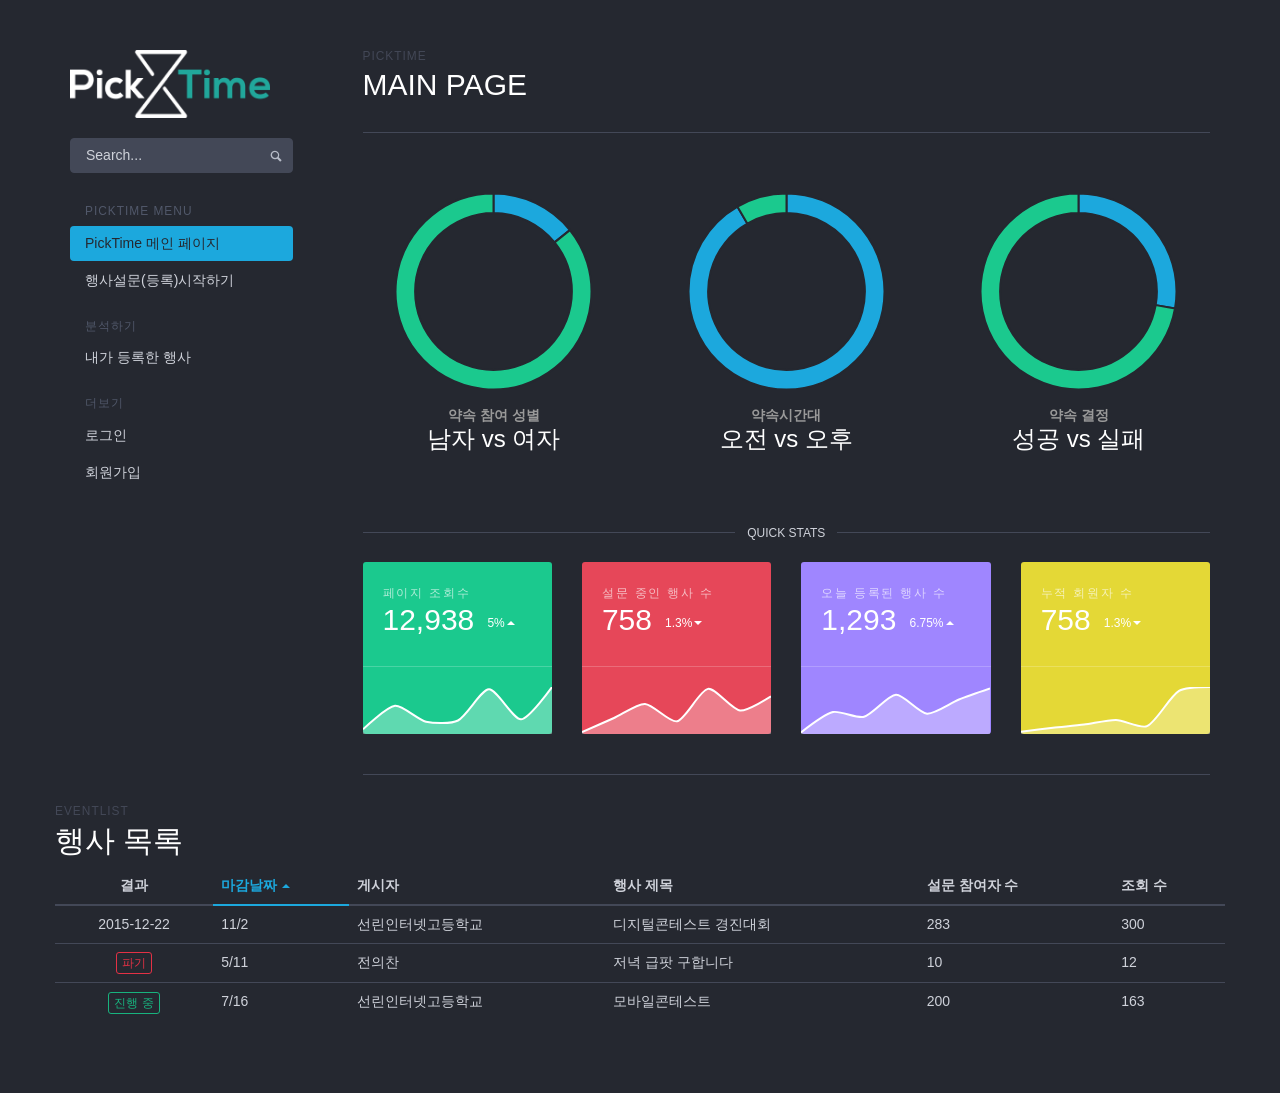
<file: html/index.html>
<!DOCTYPE html>
<html lang="ko">

<head>
    <meta http-equiv="Content-Type" content="text/html; charset=UTF-8">
    <meta charset="utf-8">
    <meta http-equiv="X-UA-Compatible" content="IE=edge">
    <meta name="viewport" content="width=device-width, initial-scale=1">
    <meta name="description" content="">
    <meta name="keywords" content="">
    <meta name="author" content="">

    <title>
        Pick Time
    </title>

    <link href="../static/css/toolkit-inverse.css" rel="stylesheet">
    <link href="../static/css/application.css" rel="stylesheet">

    <!--으차니 css -->
    <link rel="stylesheet" href="../static/css/main.css">

    <style>
        body {
            width: 1px;
            min-width: 100%;
            *width: 100%;
        }
    </style>
</head>


<body>
    <div class="bw">
        <div class="fu">
            <div class="ge aom">
                <nav class="aot">
                    <div class="aon">
                        <button class="amy amz aoo" type="button" data-toggle="collapse" data-target="#nav-toggleable-sm">
                            <span class="ct">Toggle nav</span>
                        </button>

                        <!-- 이미지 로고 태그 -->
                        <a href="../html/index.html">
                            <img src="../static/images/logo.png" class="logo_euichan">
                        </a>


                    </div>

                    <div class="collapse and" id="nav-toggleable-sm">
                        <form class="aor">
                            <input class="form-control" type="text" placeholder="Search...">
                            <button type="submit" class="fm">
                                <span class="bv adn"></span>
                            </button>
                        </form>
                        <ul class="nav of nav-stacked">
                            <li class="tq">PickTime Menu</li>
                            <li class="active">
                                <a href="../html/index.html">PickTime 메인 페이지</a>
                            </li>
                            <li>
                                <a href="../html/post_select.html">행사설문(등록)시작하기</a>
                            </li>

                            <li class="tq">분석하기</li>
                            <li>
                                <a href="../html/my_post.html">
                                      내가 등록한 행사
                                </a>
                            </li>

                            <li class="tq">더보기</li>
                            <li>
                                <a href="../html/signin.html">
                                  로그인
                                </a>
                            </li>
                            <li>
                                <a href="../html/signup.html">
                                      회원가입
                                </a>
                            </li>
                        </ul>
                        <hr class="rw aky">
                    </div>
                </nav>
            </div>
            <div class="hc aps">
                <div class="apa">
                    <div class="apb">
                        <h6 class="apd">Picktime</h6>
                        <h2 class="apc">MAIN PAGE</h2>
                    </div>
                </div>

                <hr class="aky">

                <div class="fu db aln">
                    <div class="gi ali">
                        <div class="ako ale">
                            <canvas class="ant" width="197" height="197" data-chart="doughnut" data-value="[{ value: 330, color: &#39;#1ca8dd&#39;, label: &#39;Returning&#39; }, { value: 1990, color: &#39;#1bc98e&#39;, label: &#39;New&#39; }]" data-segment-stroke-color="#252830" style="width: 197px; height: 197px;">
                            </canvas>
                        </div>
                        <strong class="dh">약속 참여 성별</strong>
                        <h3>남자 vs 여자</h3>
                    </div>
                    <div class="gi ali">
                        <div class="ako ale">
                            <canvas class="ant" width="197" height="197" data-chart="doughnut" data-value="[{ value: 330, color: &#39;#1ca8dd&#39;, label: &#39;Recurring&#39; }, { value: 30, color: &#39;#1bc98e&#39;, label: &#39;New&#39; }]" data-segment-stroke-color="#252830" style="width: 197px; height: 197px;">
                            </canvas>
                        </div>
                        <strong class="dh">약속시간대</strong>
                        <h3>오전 vs 오후</h3>
                    </div>
                    <div class="gi ali">
                        <div class="ako ale">
                            <canvas class="ant" width="197" height="197" data-chart="doughnut" data-value="[{ value: 100, color: &#39;#1ca8dd&#39;, label: &#39;Referrals&#39; }, { value: 260, color: &#39;#1bc98e&#39;, label: &#39;Direct&#39; }]" data-segment-stroke-color="#252830" style="width: 197px; height: 197px;">
                            </canvas>
                        </div>
                        <strong class="dh">약속 결정</strong>
                        <h3>성공 vs 실패</h3>
                    </div>
                </div>

                <div class="anv alg ala">
                    <h3 class="anw anx">Quick stats</h3>
                </div>

                <div class="fu apt">
                    <div class="gq gg ala">
                        <div class="apu ano">
                            <div class="alz">
                                <span class="anj">페이지 조회수</span>
                                <h2 class="ani">
          12,938
          <small class="ank anl">5%</small>
        </h2>
                                <hr class="ans akt">
                            </div>
                            <canvas id="sparkline1" width="189" height="47" class="apv" data-chart="spark-line" data-value="[{data:[28,68,41,43,96,45,100]}]" data-labels="[&#39;a&#39;,&#39;b&#39;,&#39;c&#39;,&#39;d&#39;,&#39;e&#39;,&#39;f&#39;,&#39;g&#39;]" style="width: 189px; height: 47px;"></canvas>
                        </div>
                    </div>
                    <div class="gq gg ala">
                        <div class="apu anr">
                            <div class="alz">
                                <span class="anj">설문 중인 행사 수</span>
                                <h2 class="ani">
          758
          <small class="ank anm">1.3%</small>
        </h2>
                                <hr class="ans akt">
                            </div>
                            <canvas id="sparkline1" width="189" height="47" class="apv" data-chart="spark-line" data-value="[{data:[4,34,64,27,96,50,80]}]" data-labels="[&#39;a&#39;, &#39;b&#39;,&#39;c&#39;,&#39;d&#39;,&#39;e&#39;,&#39;f&#39;,&#39;g&#39;]" style="width: 189px; height: 47px;"></canvas>
                        </div>
                    </div>
                    <div class="gq gg ala">
                        <div class="apu anp">
                            <div class="alz">
                                <span class="anj">오늘 등록된 행사 수</span>
                                <h2 class="ani">
          1,293
          <small class="ank anl">6.75%</small>
        </h2>
                                <hr class="ans akt">
                            </div>
                            <canvas id="sparkline1" width="189" height="47" class="apv" data-chart="spark-line" data-value="[{data:[12,38,32,60,36,54,68]}]" data-labels="[&#39;a&#39;, &#39;b&#39;,&#39;c&#39;,&#39;d&#39;,&#39;e&#39;,&#39;f&#39;,&#39;g&#39;]" style="width: 189px; height: 47px;"></canvas>
                        </div>
                    </div>
                    <div class="gq gg ala">
                        <div class="apu anq">
                            <div class="alz">
                                <span class="anj">누적 회원자 수</span>
                                <h2 class="ani">
          758
          <small class="ank anm">1.3%</small>
        </h2>
                                <hr class="ans akt">
                            </div>
                            <canvas id="sparkline1" width="189" height="47" class="apv" data-chart="spark-line" data-value="[{data:[43,48,52,58,50,95,100]}]" data-labels="[&#39;a&#39;, &#39;b&#39;,&#39;c&#39;,&#39;d&#39;,&#39;e&#39;,&#39;f&#39;,&#39;g&#39;]" style="width: 189px; height: 47px;"></canvas>
                        </div>
                    </div>
                </div>

                <hr class="aky">
            </div>

            <!--게시물 시작-->
            
            <div id="boardRighter">
                <div class="apa">
                    <div class="apb">
                        <h6 class="apd">EventList</h6>
                        <h2 class="apc">행사 목록</h2>
                    </div>
                </div>

                <div class="ud">
                    <div class="eg">
                        <table class="cl" data-sort="table">
                            <thead>
                                <tr>
                                    <th class="header" style="text-align:center">결과</th>
                                    <th class="header">마감날짜</th>
                                    <th class="header">게시자</th>
                                    <th class="header">행사 제목</th>
                                    <th class="header">설문 참여자 수</th>
                                    <th class="header">조회 수</th>
                                </tr>
                            </thead>
                            <tbody>
                                <tr>
                                    <td style="text-align:center">2015-12-22</td>
                                    <td>11/2</td>
                                    <td>선린인터넷고등학교</td>
                                    <td><a href="../html/post_detail.html" style="color:#cfd2da;">디지털콘테스트 경진대회</a></td>
                                    <td>283</td>
                                    <td>300</td>
                                </tr>
                                <tr>
                                    <td style="text-align:center">
                                        <button type="button" class="ce fr apo">진행 중</button>
                                    </td>
                                    <td><a style="color:#cfd2da;">7/16</a></td>
                                    <td>선린인터넷고등학교</td>
                                    <td><a href="" style="color:#cfd2da;">모바일콘테스트</a></td>
                                    <td>200</td>
                                    <td>163</td>
                                </tr>
                                <tr>
                                    <td style="text-align:center">
                                        <button type="button" class="ce fr apr">파기</button>
                                    </td>
                                    <td>5/11</td>
                                    <td>전의찬</td>
                                    <td><a href="" style="color:#cfd2da;">저녁 급팟 구합니다</a></td>
                                    <td>10</td>
                                    <td>12</td>
                                </tr>
                            </tbody>
                        </table>
                    </div>
                </div>
            </div>


            <!--게시물 끝-->
        </div>
    </div>

    <script src="../static/js/jquery.min.js"></script>
    <script src="../static/js/chart.js"></script>
    <script src="../static/js/tablesorter.min.js"></script>
    <script src="../static/js/toolkit.js"></script>
    <script src="../static/js/application.js"></script>
    <script>
        // execute/clear BS loaders for docs
        $(function () {
            while (window.BS && window.BS.loader && window.BS.loader.length) {
                (window.BS.loader.pop())()
            }
        })
    </script>

</body>

</html>
</file>
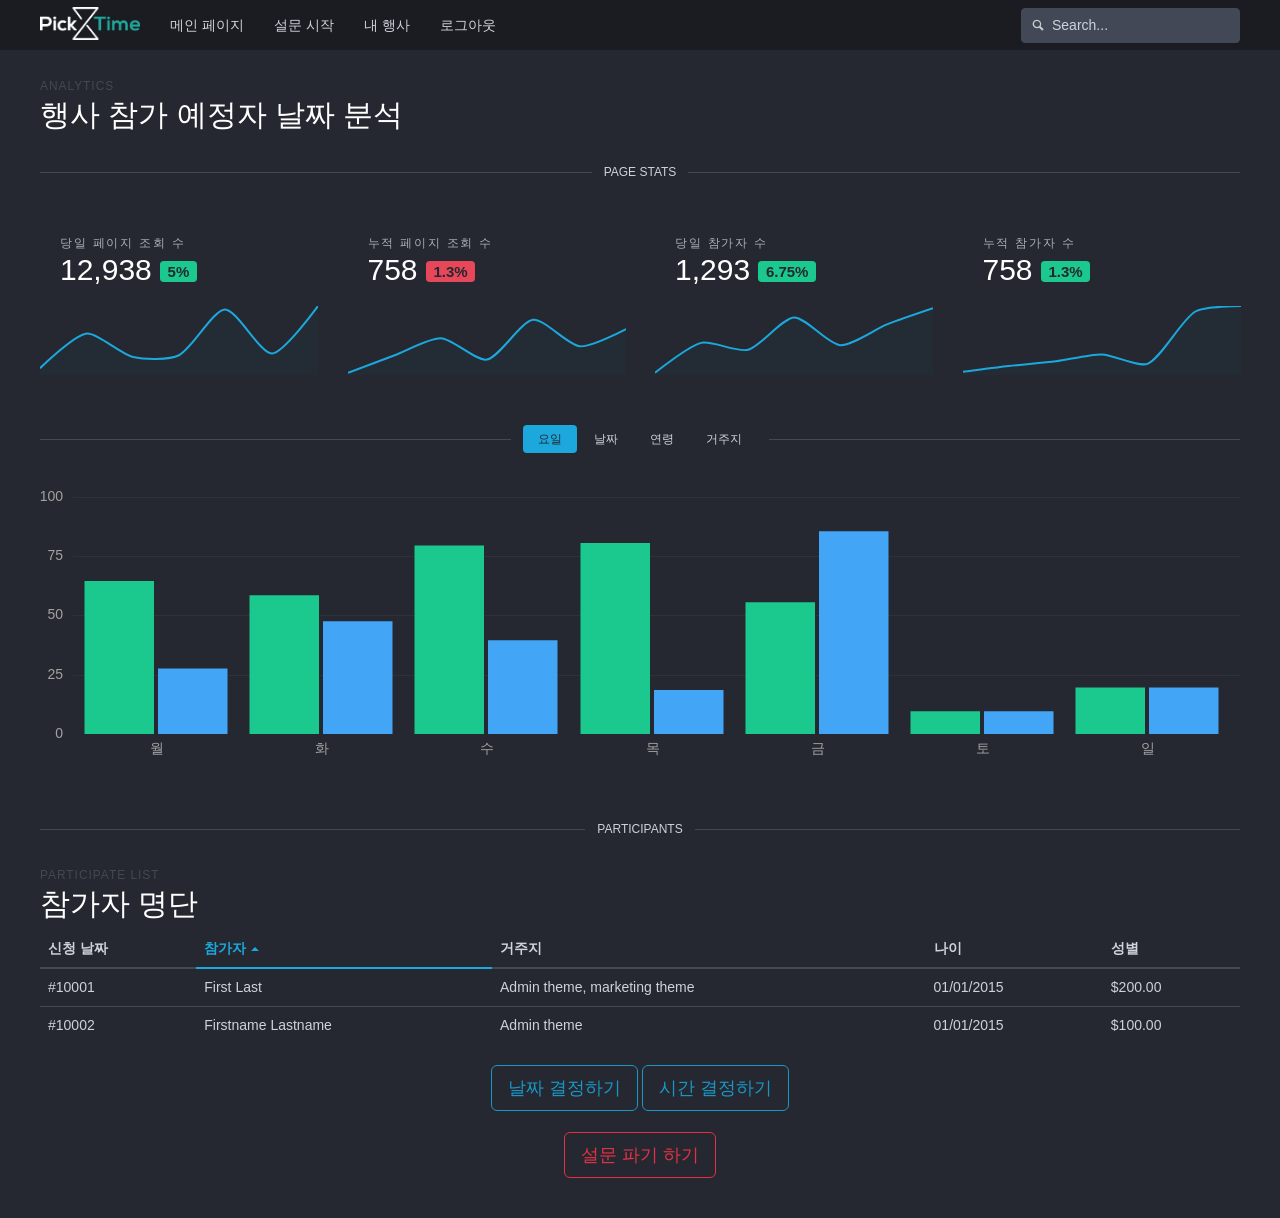
<file: html/analyze_day.html>
<!DOCTYPE html>
<html lang="ko">

<head>
    <meta http-equiv="Content-Type" content="text/html; charset=UTF-8">
    <meta charset="utf-8">
    <meta http-equiv="X-UA-Compatible" content="IE=edge">
    <meta name="viewport" content="width=device-width, initial-scale=1">
    <meta name="description" content="">
    <meta name="keywords" content="">
    <meta name="author" content="">

    <title>
        행사 참가 예정자 분석
    </title>

    <link href="../static/css/custom.css" rel="stylesheet">
    <link href="../static/css/toolkit-inverse.css" rel="stylesheet">
    <link href="../static/css/application.css" rel="stylesheet">
    <link href="../static/css/bootstrap-datetimepicker.min.css" rel="stylesheet">
    <link href="../static/css/docs.css" rel="stylesheet">
    <link href="../static/css/main.css" rel="stylesheet">

    <style>
        body {
            width: 1px;
            min-width: 100%;
            *width: 100%;
        }
    </style>

</head>

<body class="ts">
    <nav class="ci ou g">
        <div class="ft ui">
            <div class="oj">
                <button type="button" class="om collapsed" data-toggle="collapse" data-target="#navbar" aria-expanded="false" aria-controls="navbar">
                    <span class="ct">Toggle navigation</span>
                    <span class="on"></span>
                    <span class="on"></span>
                    <span class="on"></span>
                </button>
                <a class="ol tu" href="../html/index.html">
                    <img class="logo_euichan_anal" src="../static/images/logo.png">
                </a>
            </div>
            <div id="navbar" class="ok collapse">
                <ul class="nav navbar-nav">
                    <li>
                        <a href="../html/index.html">메인 페이지</a>
                    </li>
                    <li>
                        <a href="../html/post_select.html">설문 시작</a>
                    </li>
                    <li>
                        <a href="../html/my_post.html">내 행사</a>
                    </li>
                    <li>
                        <a href="../html/index.html">로그아웃</a>
                    </li>
                </ul>
                <form class="fa oo ny">
                    <div class="aol">
                        <input class="form-control" type="text" placeholder="Search...">
                        <span class="bv adn"></span>
                    </div>
                </form>
            </div>
        </div>
    </nav>

    <div class="ft ui">
        <div class="apa alg">
            <div class="apb">
                <h6 class="apd">Analytics</h6>
                <h2 class="apc">행사 참가 예정자 날짜 분석</h2>
            </div>
        </div>

        <div class="anv aky ali">
            <h3 class="anw anx">page stats</h3>
        </div>
        <div class="fu apt">
            <div class="gq gf ala">
                <div class="apu">
                    <div class="alz">
                        <span class="anj">당일 페이지 조회 수</span>
                        <h2 class="ani">
          12,938
          <small class="bz pd">5%</small>
        </h2>
                    </div>
                    <canvas id="sparkline1" width="378" height="94" class="apv" data-chart="spark-line" data-value="[{strokeColor: '#1ca8dd', fillColor:'rgba(28,168,221,.03)', data:[28,68,41,43,96,45,100]}]" data-labels="['a', 'b','c','d','e','f','g']" style="width: 189px; height: 47px;"></canvas>
                </div>
            </div>
            <div class="gq gf ala">
                <div class="apu">
                    <div class="alz">
                        <span class="anj">누적 페이지 조회 수</span>
                        <h2 class="ani">
          758
          <small class="bz pg">1.3%</small>
        </h2>
                    </div>
                    <canvas id="sparkline1" width="378" height="94" class="apv" data-chart="spark-line" data-value="[{strokeColor: '#1ca8dd', fillColor:'rgba(28,168,221,.03)', data:[4,34,64,27,96,50,80]}]" data-labels="['a', 'b','c','d','e','f','g']" style="width: 189px; height: 47px;"></canvas>
                </div>
            </div>
            <div class="gq gf ala">
                <div class="apu">
                    <div class="alz">
                        <span class="anj">당일 참가자 수</span>
                        <h2 class="ani">
          1,293
          <small class="bz pd">6.75%</small>
        </h2>
                    </div>
                    <canvas id="sparkline1" width="378" height="94" class="apv" data-chart="spark-line" data-value="[{strokeColor: '#1ca8dd', fillColor:'rgba(28,168,221,.03)', data:[12,38,32,60,36,54,68]}]" data-labels="['a', 'b','c','d','e','f','g']" style="width: 189px; height: 47px;"></canvas>
                </div>
            </div>
            <div class="gq gf ala">
                <div class="apu">
                    <div class="alz">
                        <span class="anj">누적 참가자 수</span>
                        <h2 class="ani">
          758
          <small class="bz pd">1.3%</small>
        </h2>
                    </div>
                    <canvas id="sparkline1" width="378" height="94" class="apv" data-chart="spark-line" data-value="[{strokeColor: '#1ca8dd', fillColor:'rgba(28,168,221,.03)', data:[43,48,52,58,50,95,100]}]" data-labels="['a', 'b','c','d','e','f','g']" style="width: 189px; height: 47px;"></canvas>
                </div>
            </div>
        </div>

        <div class="anv all">
            <ul class="nav of anw any" role="tablist">
                <li class="active" role="presentation">
                    <a href="#sales" role="tab" data-toggle="tab" aria-controls="sales">요일</a>
                </li>

                <li role="presentation">
                    <a href="#date" role="tab" data-toggle="tab" aria-controls="profit">날짜</a>
                </li>

                <li role="presentation">
                    <a href="#inventory" role="tab" data-toggle="tab" aria-controls="inventory">연령</a>
                </li>
                <li role="presentation">
                    <a href="#profit" role="tab" data-toggle="tab" aria-controls="profit">거주지</a>
                </li>

            </ul>
        </div>

        <div class="oh">
            <div role="tabpanel" class="oi active" id="sales">
                <div class="aqn">
                    <canvas class="anu" width="1774" height="409" data-chart="bar" data-scale-line-color="transparent" data-scale-grid-line-color="rgba(255,255,255,.05)" data-scale-font-color="#a2a2a2" data-labels="['월','화','수','목','금','토','일']" data-value="[{ label: 'First dataset', data: [65, 59, 80, 81, 56,10,20,30] }, { label: 'Second dataset', data: [28, 48, 40, 19, 86,10,20,30] }]" style="width: 1183px; height: 273px;">
                    </canvas>
                </div>
            </div>


            <!--날짜 시작-->
            <div role="tabpanel" class="oi" id="date">
                <div class="aqn">
                    <canvas class="anu" width="1774" height="409" data-chart="bar" data-scale-line-color="transparent" data-scale-grid-line-color="rgba(255,255,255,.05)" data-scale-font-color="#a2a2a2" data-labels="['11/2','11/3','11/4','11/5','11/6','11/7','11/8']" data-value="[{ label: 'First dataset', data: [65, 59, 80, 81, 56,10,20] }, { label: 'Second dataset', data: [28, 48, 40, 19, 86,10,20] }]" style="width: 1183px; height: 273px;">
                    </canvas>
                </div>
            </div>
            <!--날짜 끝-->

            <div role="tabpanel" class="oi" id="inventory">
                <div class="aqn">
                    <canvas class="anu" width="1774" height="409" data-chart="bar" data-scale-line-color="transparent" data-scale-grid-line-color="rgba(255,255,255,.05)" data-scale-font-color="#a2a2a2" data-labels="['10대','20대','30대','40대','50대 이상']" data-value="[{ label: 'First dataset', data: [65, 59, 80, 81, 56] }, { label: 'Second dataset', data: [28, 48, 40, 19, 86] }]" style="width: 1183px; height: 273px;">
                    </canvas>
                </div>
            </div>

            <div role="tabpanel" class="oi" id="profit">
                <div class="fu aqo db">
                    <div class="gi" style="width:50%">
                        <div class="aqp ale">
                            <canvas class="ant" width="200" height="100" data-chart="doughnut" data-segment-stroke-color="#222" data-value="[{ value: 230, color: '#1ca8dd', label: 'Returning' }, { value: 130, color: '#1bc98e', label: 'New' }]">
                            </canvas>
                        </div>
                        <strong class="dh">성별</strong>
                        <h3>남자</h3>
                    </div>
                    <div class="gi" style="width:50%">
                        <div class="aqp ale">
                            <canvas class="ant" width="200" height="100" data-chart="doughnut" data-segment-stroke-color="#222" data-value="[{ value: 330, color: '#1ca8dd', label: 'Recurring' }, { value: 30, color: '#1bc98e', label: 'New' }]">
                            </canvas>
                        </div>
                        <strong class="dh">성별</strong>
                        <h3>여</h3>
                    </div>
                </div>
            </div>
        </div>

        <div class="anv aln ali">
            <h3 class="anw anx">Participants</h3>
        </div>

        <div id="boardRighter">
            <div class="apa">
                <div class="apb">
                    <h6 class="apd">Participate List</h6>
                    <h2 class="apc">참가자 명단</h2>
                </div>
            </div>


            <div class="ud">
                <div class="eg">
                    <table class="cl" data-sort="table">
                        <thead>
                            <tr>
                                <th class="header headerSortDown">신청 날짜</th>
                                <th class="header">참가자</th>
                                <th class="header">거주지</th>
                                <th class="header">나이</th>
                                <th class="header">성별</th>
                            </tr>
                        </thead>
                        <tbody>
                            <tr>
                                <td>#10001</td>
                                <td>First Last</td>
                                <td>Admin theme, marketing theme</td>
                                <td>01/01/2015</td>
                                <td>$200.00</td>
                            </tr>
                            <tr>
                                <td>#10002</td>
                                <td>Firstname Lastname</td>
                                <td>Admin theme</td>
                                <td>01/01/2015</td>
                                <td>$100.00</td>
                            </tr>
                        </tbody>
                    </table>
                </div>
            </div>
        </div>




        <div class="center">
            <a href="../html/select_day.html">
                <button type="button" class="ce fn apn">날짜 결정하기</button>
            </a>
            <a href="../html/select_time.html">
                <button type="button" class="ce fn apn">시간 결정하기</button>
            </a>
            <br><br>
            <a style="">
                <form method="POST" action="/event/delete/{{event.id}}">
                    <button type="button" onclick="Javascript:button_event();" class="ce fn apr">설문 파기 하기</button>
                </form>
            </a>
        </div>


    </div>

    <script src="../static/js/jquery.min.js"></script>
    <script src="../static/js/chart.js"></script>
    <script src="../static/js/tablesorter.min.js"></script>
    <script src="../static/js/toolkit.js"></script>
    <script src="../static/js/application.js"></script>
    <script>
        $(function () {
            while (window.BS && window.BS.loader && window.BS.loader.length) {
                (window.BS.loader.pop())()
            }
        })
    </script>
    <script type="text/javascript">
        <!--
        function button_event() {
            if (confirm("정말 이 설문을 삭제하시겠습니까?")) { //확인
                $('form')[0].submit();
            } else { //취소
                return;
            }
        }
        //-->
    </script>
</body>


</html>
</file>
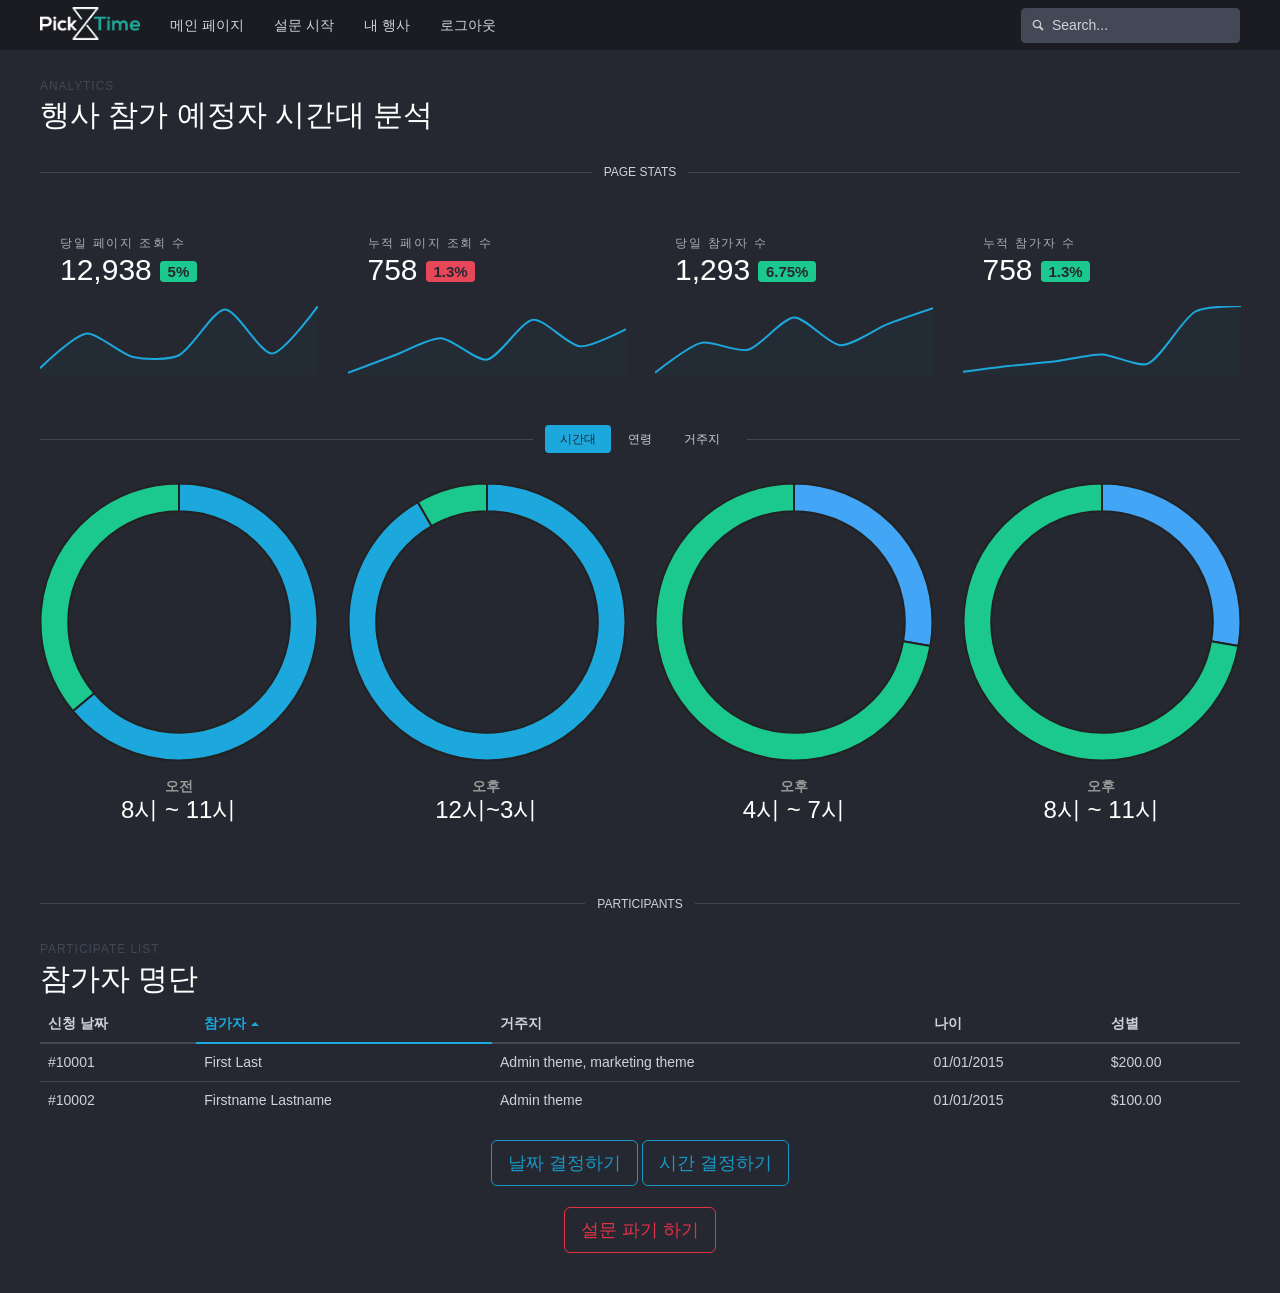
<file: html/analyze_time.html>
<!DOCTYPE html>
<html lang="ko">

<head>
    <meta http-equiv="Content-Type" content="text/html; charset=UTF-8">
    <meta charset="utf-8">
    <meta http-equiv="X-UA-Compatible" content="IE=edge">
    <meta name="viewport" content="width=device-width, initial-scale=1">
    <meta name="description" content="">
    <meta name="keywords" content="">
    <meta name="author" content="">

    <title>
        행사 참가 예정자 분석
    </title>

    <link href="../static/css/custom.css" rel="stylesheet">
    <link href="../static/css/toolkit-inverse.css" rel="stylesheet">
    <link href="../static/css/application.css" rel="stylesheet">
    <link href="../static/css/bootstrap-datetimepicker.min.css" rel="stylesheet">
    <link href="../static/css/docs.css" rel="stylesheet">
    <link href="../static/css/main.css" rel="stylesheet">

    <style>
        body {
            width: 1px;
            min-width: 100%;
            *width: 100%;
        }
    </style>

</head>

<body class="ts">
    <nav class="ci ou g">
        <div class="ft ui">
            <div class="oj">
                <button type="button" class="om collapsed" data-toggle="collapse" data-target="#navbar" aria-expanded="false" aria-controls="navbar">
                    <span class="ct">Toggle navigation</span>
                    <span class="on"></span>
                    <span class="on"></span>
                    <span class="on"></span>
                </button>
                <a class="ol tu" href="../html/index.html">
                    <img class="logo_euichan_anal" src="../static/images/logo.png">
                </a>
            </div>
            <div id="navbar" class="ok collapse">
                <ul class="nav navbar-nav">
                    <li>
                        <a href="../html/index.html">메인 페이지</a>
                    </li>
                    <li>
                        <a href="../html/post_select.html">설문 시작</a>
                    </li>
                    <li>
                        <a href="../html/my_post.html">내 행사</a>
                    </li>
                    <li>
                        <a href="../html/index.html">로그아웃</a>
                    </li>
                </ul>
                <form class="fa oo ny">
                    <div class="aol">
                        <input class="form-control" type="text" placeholder="Search...">
                        <span class="bv adn"></span>
                    </div>
                </form>
            </div>
        </div>
    </nav>

    <div class="ft ui">
        <div class="apa alg">
            <div class="apb">
                <h6 class="apd">Analytics</h6>
                <h2 class="apc">행사 참가 예정자 시간대 분석</h2>
            </div>
        </div>

        <div class="anv aky ali">
            <h3 class="anw anx">page stats</h3>
        </div>
        <div class="fu apt">
            <div class="gq gf ala">
                <div class="apu">
                    <div class="alz">
                        <span class="anj">당일 페이지 조회 수</span>
                        <h2 class="ani">
          12,938
          <small class="bz pd">5%</small>
        </h2>
                    </div>
                    <canvas id="sparkline1" width="378" height="94" class="apv" data-chart="spark-line" data-value="[{strokeColor: '#1ca8dd', fillColor:'rgba(28,168,221,.03)', data:[28,68,41,43,96,45,100]}]" data-labels="['a', 'b','c','d','e','f','g']" style="width: 189px; height: 47px;"></canvas>
                </div>
            </div>
            <div class="gq gf ala">
                <div class="apu">
                    <div class="alz">
                        <span class="anj">누적 페이지 조회 수</span>
                        <h2 class="ani">
          758
          <small class="bz pg">1.3%</small>
        </h2>
                    </div>
                    <canvas id="sparkline1" width="378" height="94" class="apv" data-chart="spark-line" data-value="[{strokeColor: '#1ca8dd', fillColor:'rgba(28,168,221,.03)', data:[4,34,64,27,96,50,80]}]" data-labels="['a', 'b','c','d','e','f','g']" style="width: 189px; height: 47px;"></canvas>
                </div>
            </div>
            <div class="gq gf ala">
                <div class="apu">
                    <div class="alz">
                        <span class="anj">당일 참가자 수</span>
                        <h2 class="ani">
          1,293
          <small class="bz pd">6.75%</small>
        </h2>
                    </div>
                    <canvas id="sparkline1" width="378" height="94" class="apv" data-chart="spark-line" data-value="[{strokeColor: '#1ca8dd', fillColor:'rgba(28,168,221,.03)', data:[12,38,32,60,36,54,68]}]" data-labels="['a', 'b','c','d','e','f','g']" style="width: 189px; height: 47px;"></canvas>
                </div>
            </div>
            <div class="gq gf ala">
                <div class="apu">
                    <div class="alz">
                        <span class="anj">누적 참가자 수</span>
                        <h2 class="ani">
          758
          <small class="bz pd">1.3%</small>
        </h2>
                    </div>
                    <canvas id="sparkline1" width="378" height="94" class="apv" data-chart="spark-line" data-value="[{strokeColor: '#1ca8dd', fillColor:'rgba(28,168,221,.03)', data:[43,48,52,58,50,95,100]}]" data-labels="['a', 'b','c','d','e','f','g']" style="width: 189px; height: 47px;"></canvas>
                </div>
            </div>
        </div>

        <div class="anv all">
            <ul class="nav of anw any" role="tablist">
                <li class="active" role="presentation">
                    <a href="#sales" role="tab" data-toggle="tab" aria-controls="sales">시간대</a>
                </li>
                <li role="presentation">
                    <a href="#inventory" role="tab" data-toggle="tab" aria-controls="inventory">연령</a>
                </li>
                <li role="presentation">
                    <a href="#profit" role="tab" data-toggle="tab" aria-controls="profit">거주지</a>
                </li>
            </ul>
        </div>

        <div class="oh">
            <div role="tabpanel" class="oi active" id="sales">
                <div class="fu aqo db">
                    <div class="gi" style="width:25%">
                        <div class="aqp ale">
                            <canvas class="ant" width="200" height="200" data-chart="doughnut" data-segment-stroke-color="#222" data-value="[{ value: 230, color: '#1ca8dd', label: 'Returning' }, { value: 130, color: '#1bc98e', label: 'New' }]">
                            </canvas>
                        </div>
                        <strong class="dh">오전</strong>
                        <h3>8시 ~ 11시</h3>
                    </div>
                    <div class="gi" style="width:25%">
                        <div class="aqp ale">
                            <canvas class="ant" width="200" height="200" data-chart="doughnut" data-segment-stroke-color="#222" data-value="[{ value: 330, color: '#1ca8dd', label: 'Recurring' }, { value: 30, color: '#1bc98e', label: 'New' }]">
                            </canvas>
                        </div>
                        <strong class="dh">오후</strong>
                        <h3>12시~3시</h3>
                    </div>
                    <div class="gi" style="width:25%">
                        <div class="aqp ale">
                            <canvas class="ant" width="200" height="200" data-chart="doughnut" data-segment-stroke-color="#222" data-value="[{ value: 100, color: '#42a5f5', label: 'Referrals' }, { value: 260, color: '#1bc98e', label: 'Direct' }]">
                            </canvas>
                        </div>
                        <strong class="dh">오후</strong>
                        <h3>4시 ~ 7시</h3>
                    </div>
                    <div class="gi" style="width:25%">
                        <div class="aqp ale">
                            <canvas class="ant" width="200" height="200" data-chart="doughnut" data-segment-stroke-color="#222" data-value="[{ value: 100, color: '#42a5f5', label: 'Referrals' }, { value: 260, color: '#1bc98e', label: 'Direct' }]">
                            </canvas>
                        </div>
                        <strong class="dh">오후</strong>
                        <h3>8시 ~ 11시</h3>
                    </div>
                </div>


            </div>

            <div role="tabpanel" class="oi" id="inventory">
                <div class="aqn">
                    <canvas class="anu" width="1774" height="409" data-chart="bar" data-scale-line-color="transparent" data-scale-grid-line-color="rgba(255,255,255,.05)" data-scale-font-color="#a2a2a2" data-labels="['10대','20대','30대','40대','50대 이상']" data-value="[{ label: 'First dataset', data: [65, 59, 80, 81, 56] }, { label: 'Second dataset', data: [28, 48, 40, 19, 86] }]" style="width: 1183px; height: 273px;">
                    </canvas>
                </div>
            </div>

            <div role="tabpanel" class="oi" id="profit">
                <div class="fu aqo db">
                    <div class="gi" style="width:50%">
                        <div class="aqp ale">
                            <canvas class="ant" width="200" height="100" data-chart="doughnut" data-segment-stroke-color="#222" data-value="[{ value: 230, color: '#1ca8dd', label: 'Returning' }, { value: 130, color: '#1bc98e', label: 'New' }]">
                            </canvas>
                        </div>
                        <strong class="dh">성별</strong>
                        <h3>남자</h3>
                    </div>
                    <div class="gi" style="width:50%">
                        <div class="aqp ale">
                            <canvas class="ant" width="200" height="100" data-chart="doughnut" data-segment-stroke-color="#222" data-value="[{ value: 330, color: '#1ca8dd', label: 'Recurring' }, { value: 30, color: '#1bc98e', label: 'New' }]">
                            </canvas>
                        </div>
                        <strong class="dh">성별</strong>
                        <h3>여자</h3>
                    </div>
                </div>
            </div>
        </div>

        <div class="anv aln ali">
            <h3 class="anw anx">Participants</h3>
        </div>

        <div id="boardRighter">
            <div class="apa">
                <div class="apb">
                    <h6 class="apd">Participate List</h6>
                    <h2 class="apc">참가자 명단</h2>
                </div>
            </div>


            <div class="ud">
                <div class="eg">
                    <table class="cl" data-sort="table">
                        <thead>
                            <tr>
                                <th class="header headerSortDown">신청 날짜</th>
                                <th class="header">참가자</th>
                                <th class="header">거주지</th>
                                <th class="header">나이</th>
                                <th class="header">성별</th>
                            </tr>
                        </thead>
                        <tbody>
                            <tr>
                                <td>#10001</td>
                                <td>First Last</td>
                                <td>Admin theme, marketing theme</td>
                                <td>01/01/2015</td>
                                <td>$200.00</td>
                            </tr>
                            <tr>
                                <td>#10002</td>
                                <td>Firstname Lastname</td>
                                <td>Admin theme</td>
                                <td>01/01/2015</td>
                                <td>$100.00</td>
                            </tr>
                        </tbody>
                    </table>
                </div>
            </div>
        </div>


        <div class="center">
            <a href="../html/select_day.html">
                <button type="button" class="ce fn apn">날짜 결정하기</button>
            </a>
            <a href="../html/select_time.html">
                <button type="button" class="ce fn apn">시간 결정하기</button>
            </a>
            <br>
            <br>
            <a style="">
                <form method="POST" action="/event/delete/{{event.id}}">
                    <button type="button" onclick="Javascript:button_event();" class="ce fn apr">설문 파기 하기</button>
                </form>
            </a>
        </div>

    </div>

    <script src="../static/js/jquery.min.js"></script>
    <script src="../static/js/chart.js"></script>
    <script src="../static/js/tablesorter.min.js"></script>
    <script src="../static/js/toolkit.js"></script>
    <script src="../static/js/application.js"></script>
    <script>
        $(function () {
            while (window.BS && window.BS.loader && window.BS.loader.length) {
                (window.BS.loader.pop())()
            }
        })
    </script>
    <script type="text/javascript">
        <!--
        function button_event() {
            if (confirm("정말 이 설문을 삭제하시겠습니까?")) { //확인
                $('form')[0].submit();
            } else { //취소
                return;
            }
        }
        //-->
    </script>
</body>


</html>
</file>
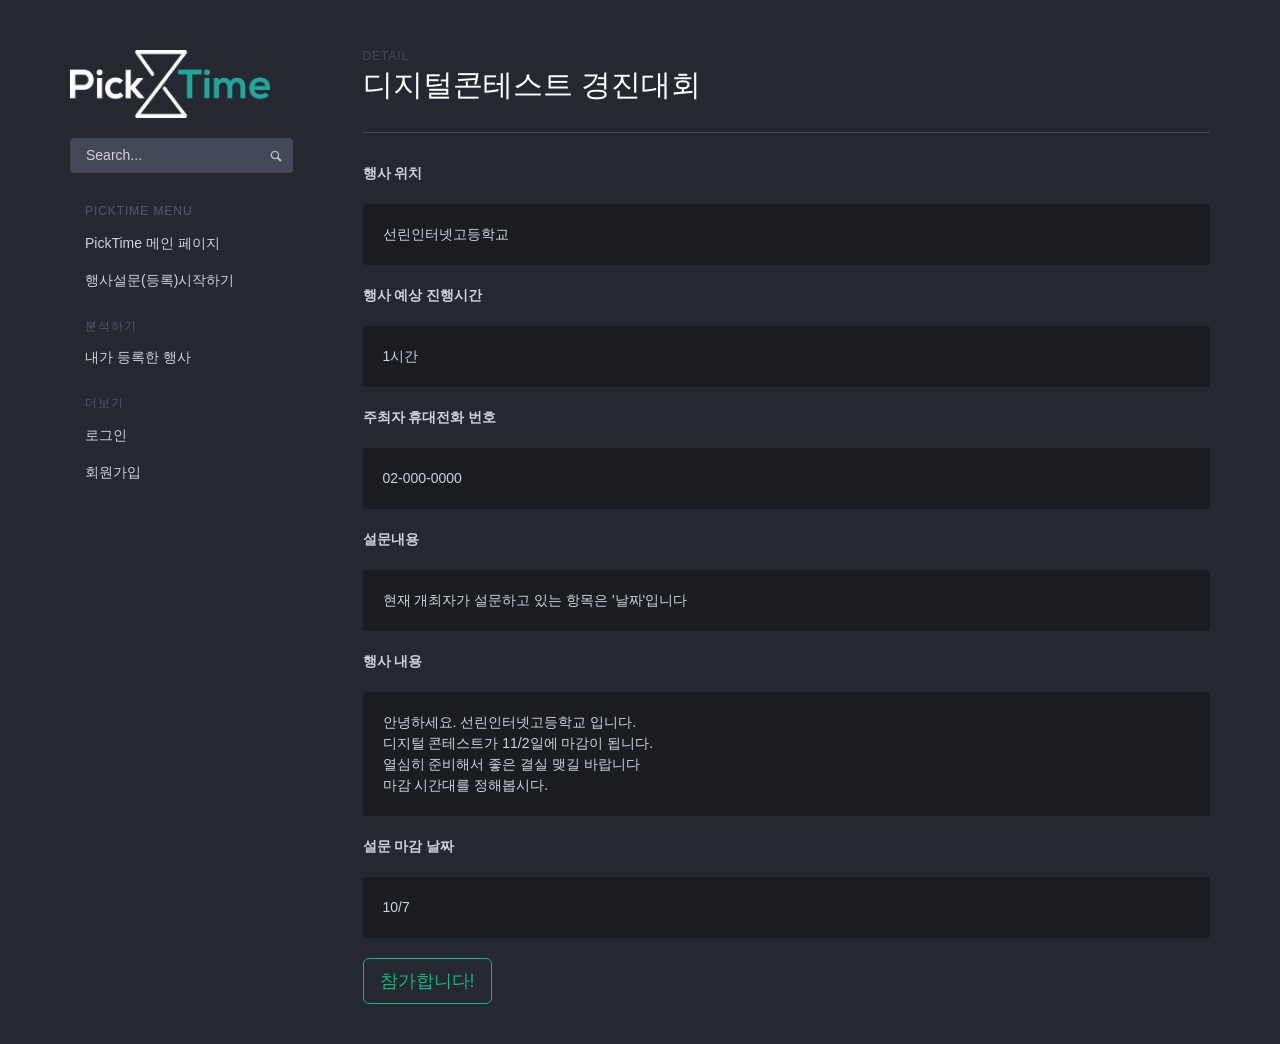
<file: html/post_detail.html>
<!DOCTYPE html>
<html lang="ko">

<head>
    <meta http-equiv="Content-Type" content="text/html; charset=UTF-8">
    <meta charset="utf-8">
    <meta http-equiv="X-UA-Compatible" content="IE=edge">
    <meta name="viewport" content="width=device-width, initial-scale=1">
    <meta name="description" content="">
    <meta name="keywords" content="">
    <meta name="author" content="">

    <title>
        글 제목이 들어갔으면?
    </title>

    <link href="../static/css/custom.css" rel="stylesheet">
    <link href="../static/css/toolkit-inverse.css" rel="stylesheet">
    <link href="../static/css/application.css" rel="stylesheet">
    <link href="../static/css/bootstrap-datetimepicker.min.css" rel="stylesheet">
    <link href="../static/css/docs.css" rel="stylesheet">
    <link rel="stylesheet" href="../static/css/main.css">

    <style>
        body {
            width: 1px;
            min-width: 100%;
            *width: 100%;
        }
    </style>
</head>


<body>
    <div class="bw">
        <div class="fu">
            <div class="ge aom">
                <nav class="aot">
                    <div class="aon">
                        <button class="amy amz aoo" type="button" data-toggle="collapse" data-target="#nav-toggleable-sm">
                            <span class="ct">Toggle nav</span>
                        </button>
                        <!-- 이미지 로고 태그 -->
                        <a href="../html/index.html">
                            <img src="../static/images/logo.png" class="logo_euichan">
                        </a>

                    </div>

                    <div class="collapse and" id="nav-toggleable-sm">
                        <form class="aor">
                            <input class="form-control" type="text" placeholder="Search...">
                            <button type="submit" class="fm">
                                <span class="bv adn"></span>
                            </button>
                        </form>
                        <ul class="nav of nav-stacked">
                            <li class="tq">PickTime Menu</li>
                            <li>
                                <a href="../html/index.html">PickTime 메인 페이지</a>
                            </li>
                            <li>
                                <a href="../html/post_select.html">행사설문(등록)시작하기</a>
                            </li>

                            <li class="tq">분석하기</li>
                            <li>
                                <a href="../html/my_post.html">
                                      내가 등록한 행사
                                </a>
                            </li>

                            <li class="tq">더보기</li>
                            <li>
                                <a href="../html/signin.html">
                                  로그인
                            </a>
                            </li>
                            <li>
                                <a href="../html/signup.html">
                                      회원가입
                                </a>
                            </li>
                        </ul>
                        <hr class="rw aky">
                    </div>
                </nav>
            </div>

            <!--메인 부분 시작-->
            <div class="hc aps">
                <div class="apa">
                    <div class="apb">
                        <h6 class="apd">Detail</h6>
                        <h2 class="apc">디지털콘테스트 경진대회</h2>
                    </div>


                </div>

                <hr class="aky">
                <!--컨텐츠 나누기 선-->

                <!---메인 부분 끝--->

                <!--글 detail 시작-->

                <div class="location">
                    <div class="form-group">
                        <label for="exampleInputEmail1">행사 위치</label>
                    </div>
                    <div class="br">
                        선린인터넷고등학교
                    </div>
                </div>

                <div class="duration">
                    <div class="form-group">
                        <label for="exampleInputEmail1">행사 예상 진행시간</label>
                    </div>
                    <div class="br">
                        1시간
                    </div>
                </div>

                <div class="phone">
                    <div class="form-group">
                        <label for="exampleInputEmail1">주최자 휴대전화 번호</label>
                    </div>
                    <div class="br">
                        02-000-0000
                    </div>
                </div>


                <div class="text">
                    <div class="form-group">
                        <label for="exampleInputEmail1">설문내용</label>
                    </div>
                    <div class="br">
                        현재 개최자가 설문하고 있는 항목은 '날짜'입니다
                    </div>
                </div>



                <div class="text">
                    <div class="form-group">
                        <label for="exampleInputEmail1">행사 내용</label>
                    </div>
                    <div class="br">
                        안녕하세요. 선린인터넷고등학교 입니다.
                        <BR> 디지털 콘테스트가 11/2일에 마감이 됩니다.
                        <br> 열심히 준비해서 좋은 결실 맺길 바랍니다
                        <br> 마감 시간대를 정해봅시다.
                        <br>
                    </div>
                </div>

                <div class="date">
                    <div class="form-group">
                        <label for="exampleInputEmail1">설문 마감 날짜</label>
                    </div>
                    <div class="br">
                        10/7
                    </div>
                </div>
                <a href="../html/post_join_time.html">
                    <button type="button" class="ce fn apo">참가합니다!</button>
                </a>

                <!--글 detail 끝-->

            </div>

            <script src="../static/js/jquery.min.js"></script>
            <script src="../static/js/chart.js"></script>
            <script src="../static/js/tablesorter.min.js"></script>
            <script src="../static/js/toolkit.js"></script>
            <script src="../static/js/application.js"></script>
            <script>
                $(function () {
                    while (window.BS && window.BS.loader && window.BS.loader.length) {
                        (window.BS.loader.pop())()
                    }
                });
            </script>

</body>

</html>
</file>
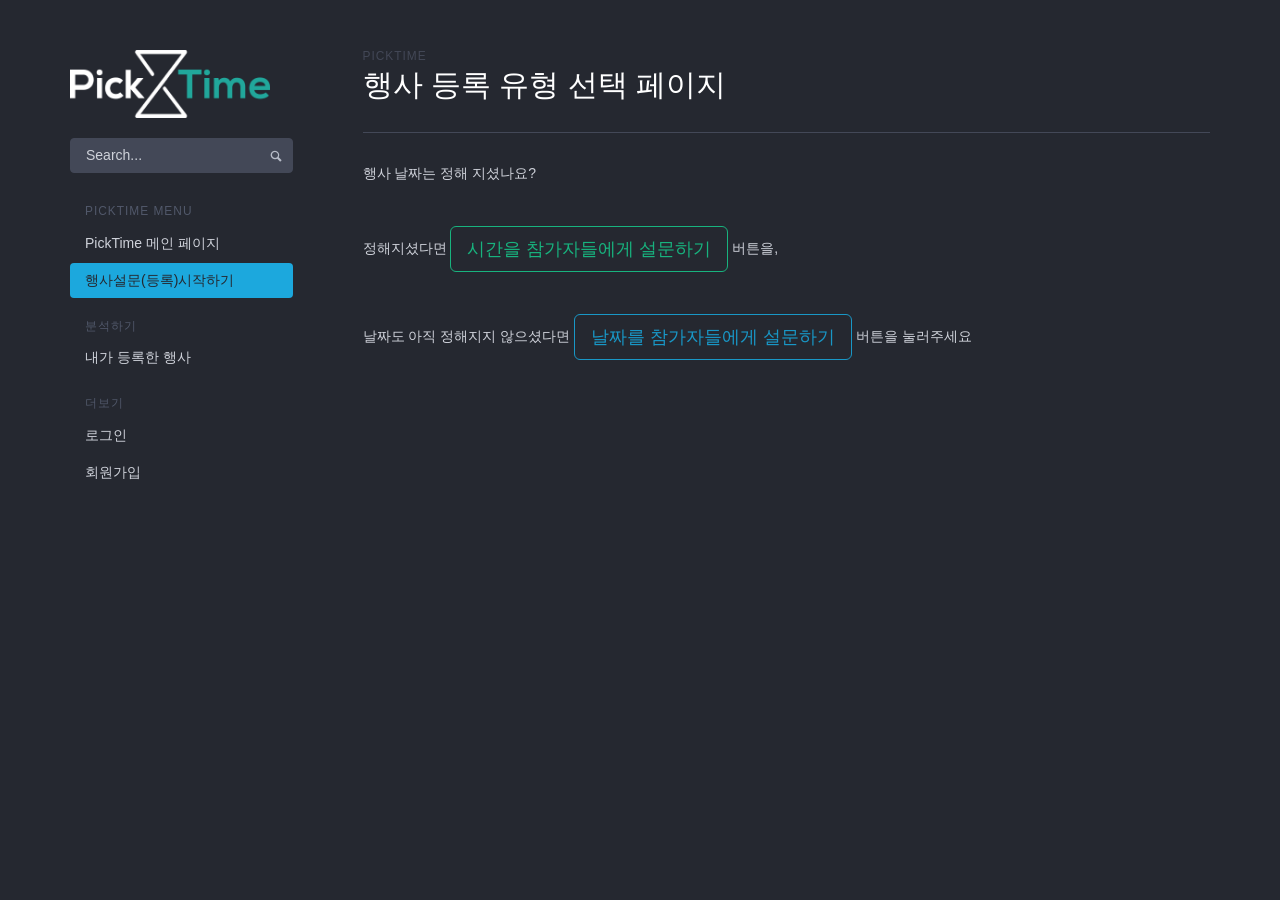
<file: html/post_select.html>
<!DOCTYPE html>
<html lang="en">

<head>
    <meta http-equiv="Content-Type" content="text/html; charset=UTF-8">
    <meta charset="utf-8">
    <meta http-equiv="X-UA-Compatible" content="IE=edge">
    <meta name="viewport" content="width=device-width, initial-scale=1">
    <meta name="description" content="">
    <meta name="keywords" content="">
    <meta name="author" content="">

    <title>
        행사 설문등록 시작하기
    </title>

    <link href="../static/css/toolkit-inverse.css" rel="stylesheet">
    <link href="../static/css/application.css" rel="stylesheet">
    
    <!--으차니 css -->
    <link rel="stylesheet" href="../static/css/main.css">

    <style>
        body {
            width: 1px;
            min-width: 100%;
            *width: 100%;
        }
    </style>
</head>


<body>
    <div class="bw">
        <div class="fu">
            <div class="ge aom">
                <nav class="aot">
                    <div class="aon">
                        <button class="amy amz aoo" type="button" data-toggle="collapse" data-target="#nav-toggleable-sm">
                            <span class="ct">Toggle nav</span>
                        </button>
                        
                        <!-- 이미지 로고 태그 -->
                        <a href="../html/index.html">
                        <img src="../static/images/logo.png" class = "logo_euichan">
                        </a>
                        
                    </div>

                    <div class="collapse and" id="nav-toggleable-sm">
                        <form class="aor">
                            <input class="form-control" type="text" placeholder="Search...">
                            <button type="submit" class="fm">
                                <span class="bv adn"></span>
                            </button>
                        </form>
                        <ul class="nav of nav-stacked">
                            <li class="tq">PickTime Menu</li>
                            <li>
                                <a href="../html/index.html">PickTime 메인 페이지</a>
                            </li>
                            <li class="active">
                                <a href="../html/post_select.html">행사설문(등록)시작하기</a>
                            </li>
                            
                            <li class="tq">분석하기</li>
                            <li>
                                <a href="../html/my_post.html">
                                      내가 등록한 행사
                                </a>
                            </li>
                            
                            <li class="tq">더보기</li>
                            <li>
                                <a href="../html/signin.html">
                                  로그인
                            </a>
                            </li>
                            <li>
                                <a href="../html/signup.html">
                                      회원가입
                                </a>
                            </li>
                        </ul>
                        <hr class="rw aky">
                    </div>
                </nav>
            </div>
            <div class="hc aps">
                <div class="apa">
                    <div class="apb">
                        <h6 class="apd">Picktime</h6>
                        <h2 class="apc">행사 등록 유형 선택 페이지</h2>
                    </div>
                </div>

                <hr class="aky">
                
                
                <div id = "center">
                행사 날짜는 정해 지셨나요?<br><br><Br>
                정해지셨다면
                
                <a href = "../html/post_new_time.html"><button type= "button" class= "ce fn apo"> 시간을 참가자들에게 설문하기 </button></a>
                
                버튼을, <br><Br><Br>
                
                날짜도 아직 정해지지 않으셨다면 
                
                    <a href = "../html/post_new_day.html"><button type= "button" class= "ce fn apn"> 날짜를 참가자들에게 설문하기 </button></a>
                
                버튼을 눌러주세요
                
                

            <!--게시물 끝-->
        </div>
    </div>

    <script src="../static/js/jquery.min.js"></script>
    <script src="../static/js/chart.js"></script>
    <script src="../static/js/tablesorter.min.js"></script>
    <script src="../static/js/toolkit.js"></script>
    <script src="../static/js/application.js"></script>
    <script>
        $(function () {
            while (window.BS && window.BS.loader && window.BS.loader.length) {
                (window.BS.loader.pop())()
            }
        })
    </script>



</body>

</html>
</file>
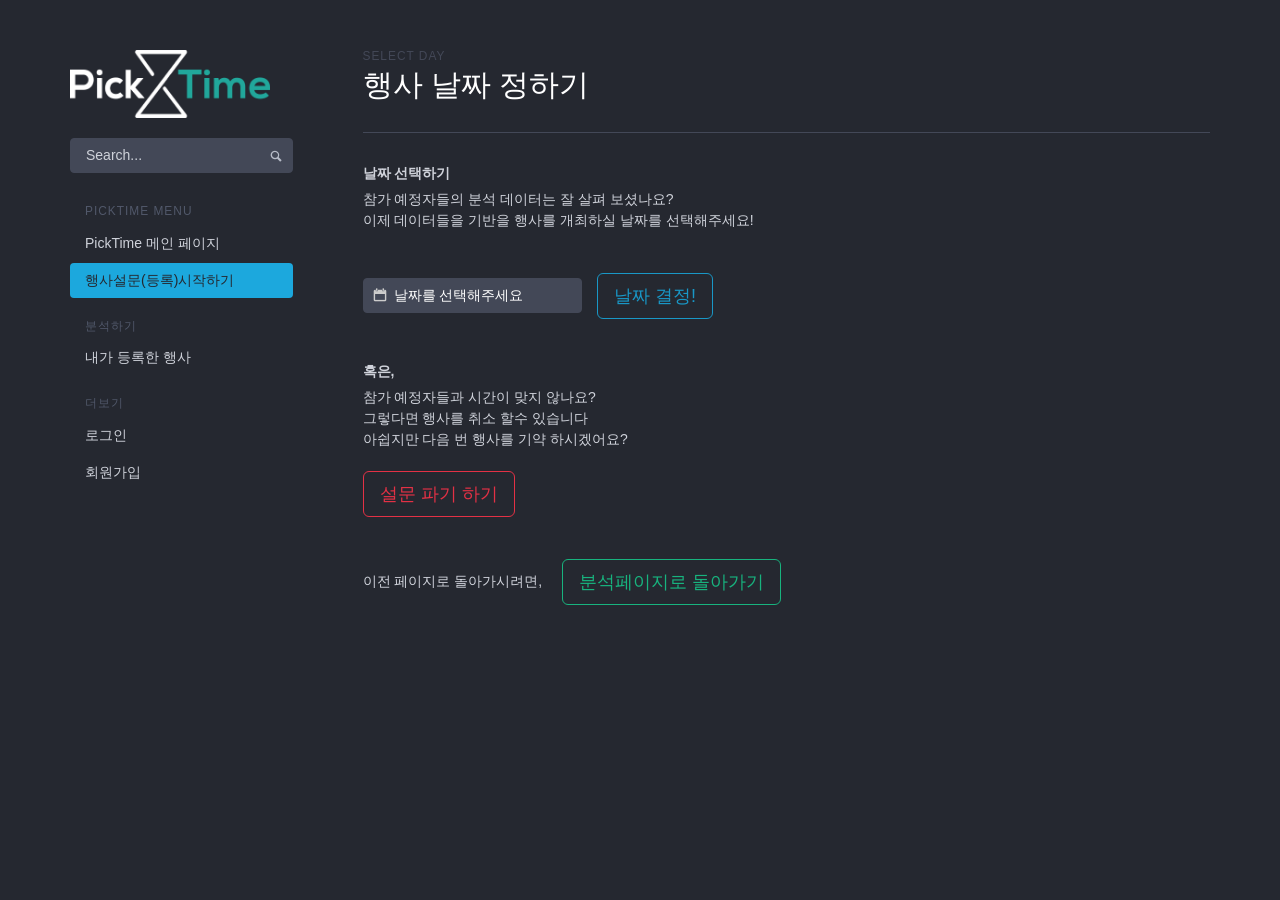
<file: html/select_day.html>
<!DOCTYPE html>
<html lang="en">

<head>
    <meta http-equiv="Content-Type" content="text/html; charset=UTF-8">
    <meta charset="utf-8">
    <meta http-equiv="X-UA-Compatible" content="IE=edge">
    <meta name="viewport" content="width=device-width, initial-scale=1">
    <meta name="description" content="">
    <meta name="keywords" content="">
    <meta name="author" content="">

    <title>
        행사 날짜 정하기
    </title>

    <link href="../static/css/toolkit-inverse.css" rel="stylesheet">
    <link href="../static/css/application.css" rel="stylesheet">

    <!--으차니 css -->
    <link rel="stylesheet" href="../static/css/main.css">

    <style>
        body {
            width: 1px;
            min-width: 100%;
            *width: 100%;
        }
    </style>
</head>


<body>
    <div class="bw">
        <div class="fu">
            <div class="ge aom">
                <nav class="aot">
                    <div class="aon">
                        <button class="amy amz aoo" type="button" data-toggle="collapse" data-target="#nav-toggleable-sm">
                            <span class="ct">Toggle nav</span>
                        </button>

                        <!-- 이미지 로고 태그 -->
                        <a href="../html/index.html">
                            <img src="../static/images/logo.png" class="logo_euichan">
                        </a>

                    </div>

                    <div class="collapse and" id="nav-toggleable-sm">
                        <form class="aor">
                            <input class="form-control" type="text" placeholder="Search...">
                            <button type="submit" class="fm">
                                <span class="bv adn"></span>
                            </button>
                        </form>
                        <ul class="nav of nav-stacked">
                            <li class="tq">PickTime Menu</li>
                            <li>
                                <a href="../html/index.html">PickTime 메인 페이지</a>
                            </li>
                            <li class="active">
                                <a href="../html/post_select.html">행사설문(등록)시작하기</a>
                            </li>

                            <li class="tq">분석하기</li>
                            <li>
                                <a href="../html/my_post.html" target="blank">
                                      내가 등록한 행사
                                </a>
                            </li>

                            <li class="tq">더보기</li>
                            <li>
                                <a href="../html/signin.html">
                                  로그인
                            </a>
                            </li>
                            <li>
                                <a href="../html/signup.html" target="blank">
                                    회원가입
                                </a>
                            </li>
                        </ul>
                        <hr class="rw aky">
                    </div>
                </nav>
            </div>
            <div class="hc aps">
                <div class="apa">
                    <div class="apb">
                        <h6 class="apd">Select Day</h6>
                        <h2 class="apc">행사 날짜 정하기</h2>
                    </div>
                </div>

                <hr class="aky">


                <div id="center">
                    <div class="text">
                        <div class="form-group">
                            <label for="exampleInputEmail1">날짜 선택하기</label>
                        </div>
                        <div class="br">
                            참가 예정자들의 분석 데이터는 잘 살펴 보셨나요?
                            <br>이제 데이터들을 기반을 행사를 개최하실 날짜를 선택해주세요!
                        </div>
                    </div>


                    <br>
                    <Br>
                    <div class="tn aol">
                        <input type="text" value="날짜를 선택해주세요" class="form-control" data-provide="datepicker">
                        <span class="bv wt"></span>
                    </div>

                    &nbsp;&nbsp;
                    <a href="../html/post_confirm">
                        <button type="button" class="ce fn apn">날짜 결정!</button>
                    </a>
                </div>


                <br>
                <br>
                <div id="center">
                    <div class="text">
                        <div class="form-group">
                            <label for="exampleInputEmail1">혹은,</label>
                        </div>
                        <div class="br">
                            참가 예정자들과 시간이 맞지 않나요?
                            <br> 그렇다면 행사를 취소 할수 있습니다
                            <br> 아쉽지만 다음 번 행사를 기약 하시겠어요?

                            <br>
                            <br>
                            <a href="../html/post_delete">
                                <button type="button" class="ce fn apr">설문 파기 하기</button>
                            </a>
                        </div>
                    </div>
                    
                    
                    <br><br>
                    이전 페이지로 돌아가시려면, &nbsp;&nbsp;&nbsp;
                    <a href="../html/analyze_day.html">
                        <button type="button" class="ce fn apo">분석페이지로 돌아가기</button>
                    </a>
                </div>
            </div>
        </div>
    </div>

    <script src="../static/js/jquery.min.js"></script>
    <script src="../static/js/chart.js"></script>
    <script src="../static/js/tablesorter.min.js"></script>
    <script src="../static/js/toolkit.js"></script>
    <script src="../static/js/application.js"></script>
    <script>
        $(function () {
            while (window.BS && window.BS.loader && window.BS.loader.length) {
                (window.BS.loader.pop())()
            }
        })
    </script>
</body>

</html>
</file>
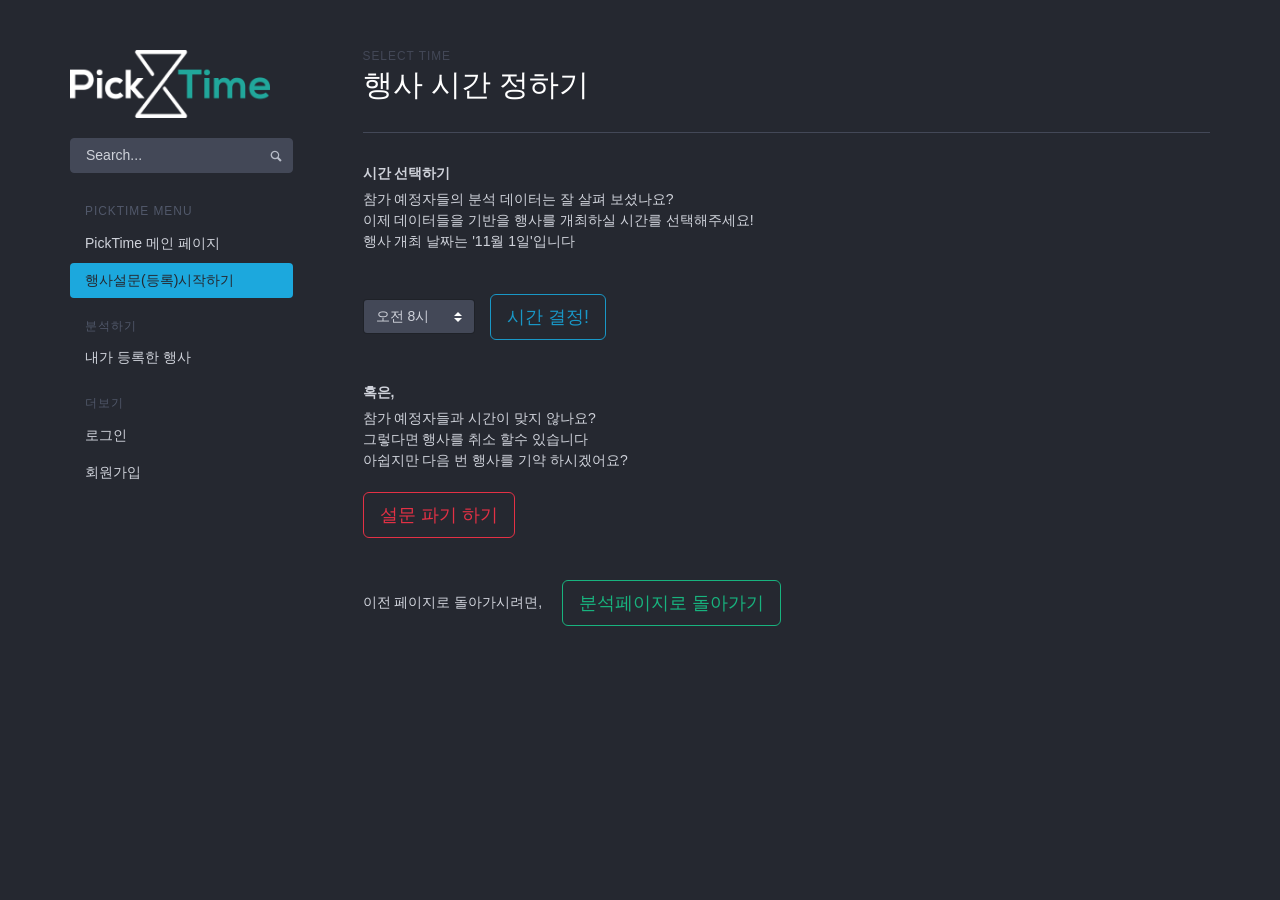
<file: html/select_time.html>
<!DOCTYPE html>
<html lang="ko">

<head>
    <meta http-equiv="Content-Type" content="text/html; charset=UTF-8">
    <meta charset="utf-8">
    <meta http-equiv="X-UA-Compatible" content="IE=edge">
    <meta name="viewport" content="width=device-width, initial-scale=1">
    <meta name="description" content="">
    <meta name="keywords" content="">
    <meta name="author" content="">

    <title>
        행사 시간 정하기
    </title>

    <link href="../static/css/toolkit-inverse.css" rel="stylesheet">
    <link href="../static/css/application.css" rel="stylesheet">

    <!--으차니 css -->
    <link rel="stylesheet" href="../static/css/main.css">

    <style>
        body {
            width: 1px;
            min-width: 100%;
            *width: 100%;
        }
    </style>
</head>


<body>
    <div class="bw">
        <div class="fu">
            <div class="ge aom">
                <nav class="aot">
                    <div class="aon">
                        <button class="amy amz aoo" type="button" data-toggle="collapse" data-target="#nav-toggleable-sm">
                            <span class="ct">Toggle nav</span>
                        </button>


                        <!-- 이미지 로고 태그 -->
                        <a href="../html/index.html">
                            <img src="../static/images/logo.png" class="logo_euichan">
                        </a>

                    </div>

                    <div class="collapse and" id="nav-toggleable-sm">
                        <form class="aor">
                            <input class="form-control" type="text" placeholder="Search...">
                            <button type="submit" class="fm">
                                <span class="bv adn"></span>
                            </button>
                        </form>
                        <ul class="nav of nav-stacked">
                            <li class="tq">PickTime Menu</li>
                            <li>
                                <a href="../html/index.html">PickTime 메인 페이지</a>
                            </li>
                            <li class="active">
                                <a href="../html/post_select.html">행사설문(등록)시작하기</a>
                            </li>

                            <li class="tq">분석하기</li>
                            <li>
                                <a href="../html/my_post.html">
                                      내가 등록한 행사
                                </a>
                            </li>

                            <li class="tq">더보기</li>
                            <li>
                                <a href="../html/signin.html">
                                  로그인
                            </a>
                            </li>
                            <li>
                                <a href="../html/signup.html">
                                    회원가입
                                </a>
                            </li>




                        </ul>
                        <hr class="rw aky">
                    </div>
                </nav>
            </div>
            <div class="hc aps">
                <div class="apa">
                    <div class="apb">
                        <h6 class="apd">Select Time</h6>
                        <h2 class="apc">행사 시간  정하기</h2>
                    </div>
                </div>

                <hr class="aky">


                <div id="center">
                    <div class="text">
                        <div class="form-group">
                            <label for="exampleInputEmail1">시간 선택하기</label>
                        </div>
                        <div class="br">
                            참가 예정자들의 분석 데이터는 잘 살펴 보셨나요?
                            <br>이제 데이터들을 기반을 행사를 개최하실 시간를 선택해주세요!
                            <br>행사 개최 날짜는 '11월 1일'입니다
                        </div>
                    </div>


                    <br>
                    <Br>
                    <select class="anz">
                        <option>오전 8시</option>
                        <option>오전 9시</option>
                        <option>오전 10시</option>
                        <option>오전 11시</option>
                        <option>오후 12시</option>
                        <option>오후 1시</option>
                        <option>오후 2시</option>
                        <option>오후 3시</option>
                        <option>오후 4시</option>
                        <option>오후 5시</option>
                        <option>오후 6시</option>
                        <option>오후 7시</option>
                        <option>오후 8시</option>
                        <option>오후 9시</option>
                        <option>오후 10시</option>
                        <option>오후 11시</option>

                    </select>

                    &nbsp;&nbsp;
                    <a href="../html/post_confirm">
                        <button type="button" class="ce fn apn">시간 결정!</button>
                    </a>
                </div>


                <br>
                <br>
                <div id="center">
                    <div class="text">
                        <div class="form-group">
                            <label for="exampleInputEmail1">혹은,</label>
                        </div>
                        <div class="br">
                            참가 예정자들과 시간이 맞지 않나요?
                            <br> 그렇다면 행사를 취소 할수 있습니다
                            <br> 아쉽지만 다음 번 행사를 기약 하시겠어요?

                            <br>
                            <br>
                            <a href="../html/post_delete">
                                <button type="button" class="ce fn apr">설문 파기 하기</button>
                            </a>
                        </div>
                    </div>


                    <br>
                    <br> 이전 페이지로 돌아가시려면, &nbsp;&nbsp;&nbsp;
                    <a href="../html/analyze_day.html">
                        <button type="button" class="ce fn apo">분석페이지로 돌아가기</button>
                    </a>
                </div>
            </div>
        </div>
    </div>

    <script src="../static/js/jquery.min.js"></script>
    <script src="../static/js/chart.js"></script>
    <script src="../static/js/tablesorter.min.js"></script>
    <script src="../static/js/toolkit.js"></script>
    <script src="../static/js/application.js"></script>
    <script>
        $(function () {
            while (window.BS && window.BS.loader && window.BS.loader.length) {
                (window.BS.loader.pop())()
            }
        })
    </script>
</body>

</html>
</file>
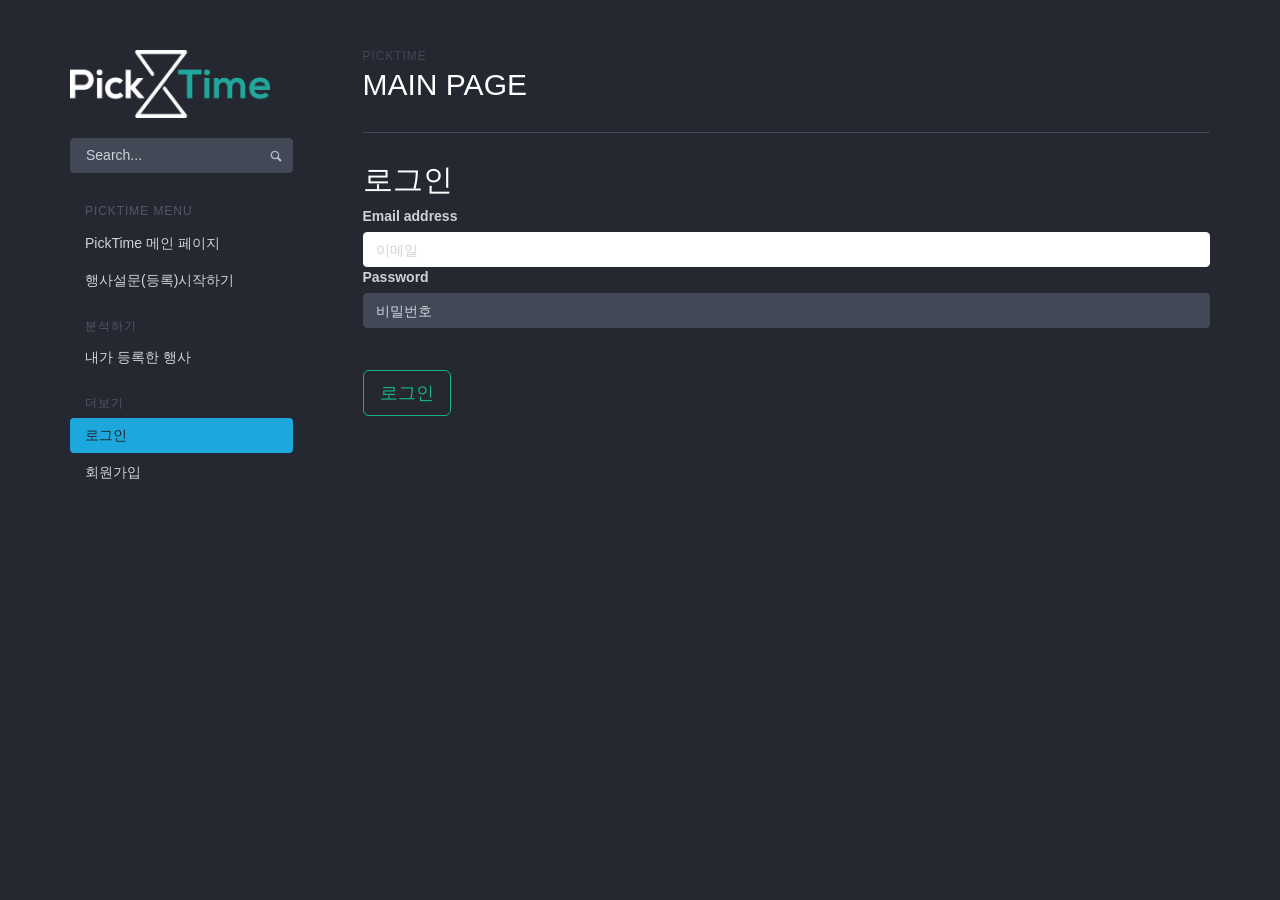
<file: html/signin.html>
<!DOCTYPE html>
<html lang="ko">

<head>
    <meta http-equiv="Content-Type" content="text/html; charset=UTF-8">
    <meta charset="utf-8">
    <meta http-equiv="X-UA-Compatible" content="IE=edge">
    <meta name="viewport" content="width=device-width, initial-scale=1">
    <meta name="description" content="">
    <meta name="keywords" content="">
    <meta name="author" content="">

    <title>
        로그인
    </title>

    <link href="../static/css/toolkit-inverse.css" rel="stylesheet">
    <link href="../static/css/application.css" rel="stylesheet">

    <!--으차니 css -->
    <link rel="stylesheet" href="../static/css/main.css">

    <style>
        body {
            width: 1px;
            min-width: 100%;
            *width: 100%;
        }
    </style>
</head>


<body>
    <div class="bw">
        <div class="fu">
            <div class="ge aom">
                <nav class="aot">
                    <div class="aon">
                        <button class="amy amz aoo" type="button" data-toggle="collapse" data-target="#nav-toggleable-sm">
                            <span class="ct">Toggle nav</span>
                        </button>
                        <!-- 이미지 로고 태그 -->
                        <a href="../html/index.html"><img src="../static/images/logo.png" class="logo_euichan">
                        </a>
                    </div>

                    <div class="collapse and" id="nav-toggleable-sm">
                        <form class="aor">
                            <input class="form-control" type="text" placeholder="Search...">
                            <button type="submit" class="fm">
                                <span class="bv adn"></span>
                            </button>
                        </form>
                        <ul class="nav of nav-stacked">
                            <li class="tq">PickTime Menu</li>
                            <li>
                                <a href="../html/index.html">PickTime 메인 페이지</a>
                            </li>
                            <li>
                                <a href="../html/post_select.html">행사설문(등록)시작하기</a>
                            </li>

                            <li class="tq">분석하기</li>
                            <li>
                                <a href="../html/my_post.html">
                                      내가 등록한 행사
                                </a>
                            </li>

                            <li class="tq">더보기</li>
                            <li class="active">
                                <a href="../html/signin.html">
                                  로그인
                            </a>
                            </li>
                            <li>
                                <a href="../html/signup.html">
                                      회원가입
                                </a>
                            </li>

                        </ul>
                        <hr class="rw aky">
                    </div>
                </nav>
            </div>
            <div class="hc aps">
                <div class="apa">
                    <div class="apb">
                        <h6 class="apd">Picktime</h6>
                        <h2 class="apc">MAIN PAGE</h2>
                    </div>
                </div>

                <hr class="aky">

                <!-- 컨텐츠 시작  -->


                <div class="container">

                    <form class="form-signin">
                        <h2 class="form-signin-heading">로그인</h2>
                        <label for="inputEmail" class="sr-only">Email address</label>
                        <input type="email" id="inputEmail" class="form-control" placeholder="이메일" required autofocus>
                        <label for="inputPassword" class="sr-only">Password</label>
                        <input type="password" id="inputPassword" class="form-control" placeholder="비밀번호" required>
                        <br>
                        <br>
                        <a href="../html/index.html">
                            <button type="button" class="ce fn apo">로그인</button>
                        </a>
                    </form>

                </div>


                <!--게시물 끝-->
            </div>
        </div>

        <script src="../static/js/jquery.min.js"></script>
        <script src="../static/js/chart.js"></script>
        <script src="../static/js/tablesorter.min.js"></script>
        <script src="../static/js/toolkit.js"></script>
        <script src="../static/js/application.js"></script>
        <script>
            $(function () {
                while (window.BS && window.BS.loader && window.BS.loader.length) {
                    (window.BS.loader.pop())()
                }
            })
        </script>



</body>

</html>
</file>
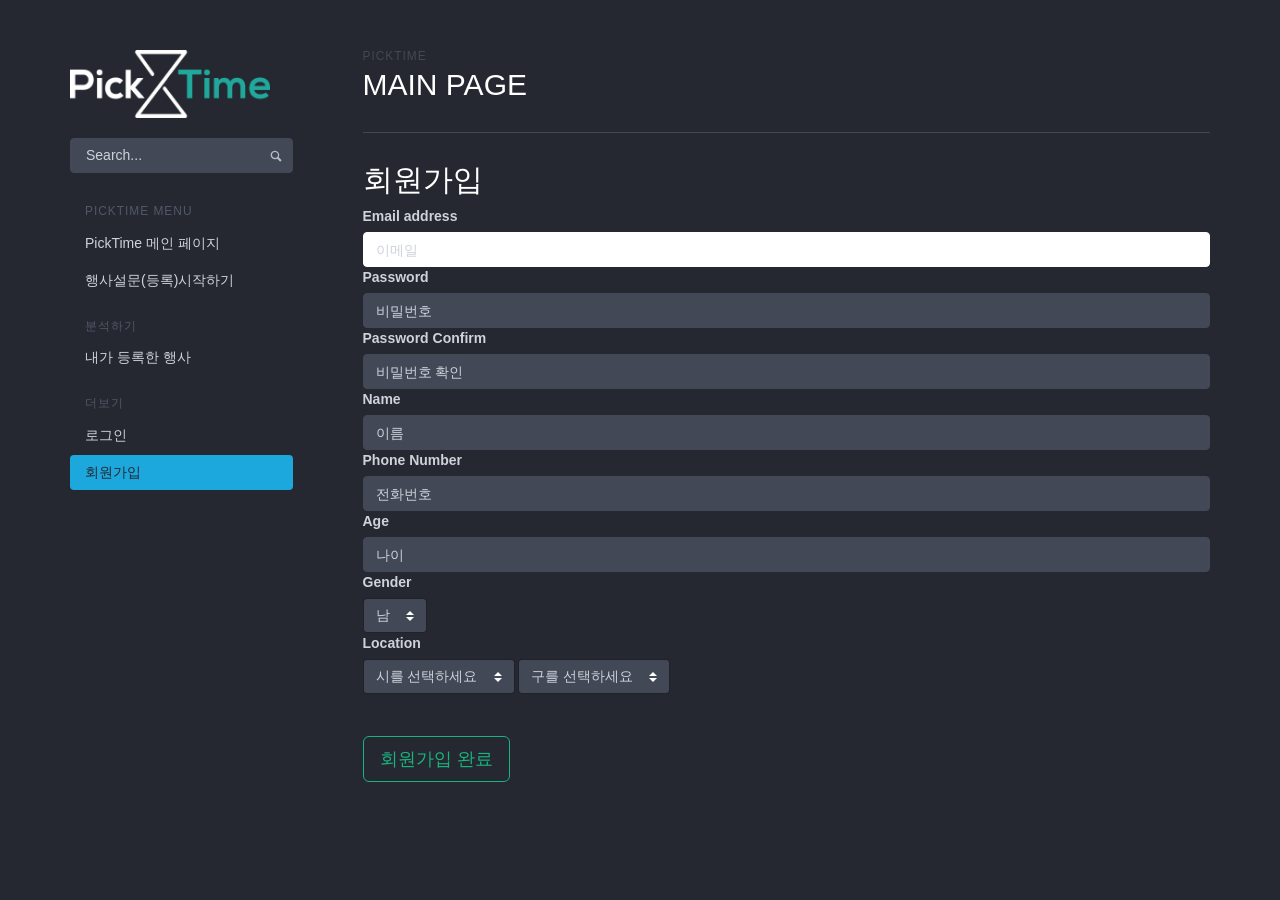
<file: html/signup.html>
<!DOCTYPE html>
<html lang="ko">

<head>
    <meta http-equiv="Content-Type" content="text/html; charset=UTF-8">
    <meta charset="utf-8">
    <meta http-equiv="X-UA-Compatible" content="IE=edge">
    <meta name="viewport" content="width=device-width, initial-scale=1">
    <meta name="description" content="">
    <meta name="keywords" content="">
    <meta name="author" content="">

    <title>
        회원가입
    </title>

    <link href="../static/css/toolkit-inverse.css" rel="stylesheet">
    <link href="../static/css/application.css" rel="stylesheet">

    <!--으차니 css -->
    <link rel="stylesheet" href="../static/css/main.css">

    <style>
        body {
            width: 1px;
            min-width: 100%;
            *width: 100%;
        }
    </style>
</head>


<body>
    <div class="bw">
        <div class="fu">
            <div class="ge aom">
                <nav class="aot">
                    <div class="aon">
                        <button class="amy amz aoo" type="button" data-toggle="collapse" data-target="#nav-toggleable-sm">
                            <span class="ct">Toggle nav</span>
                        </button>

                        <!-- 이미지 로고 태그 -->
                        <a href="../html/index.html">
                            <img src="../static/images/logo.png" class="logo_euichan">
                        </a>
                    </div>

                    <div class="collapse and" id="nav-toggleable-sm">
                        <form class="aor">
                            <input class="form-control" type="text" placeholder="Search...">
                            <button type="submit" class="fm">
                                <span class="bv adn"></span>
                            </button>
                        </form>
                        <ul class="nav of nav-stacked">
                            <li class="tq">PickTime Menu</li>
                            <li>
                                <a href="../html/index.html">PickTime 메인 페이지</a>
                            </li>
                            <li>
                                <a href="../html/post_select.html">행사설문(등록)시작하기</a>
                            </li>

                            <li class="tq">분석하기</li>
                            <li>
                                <a href="../html/my_post.html">
                                      내가 등록한 행사
                                </a>
                            </li>

                            <li class="tq">더보기</li>
                            <li>
                                <a href="../html/signin.html">
                                  로그인
                            </a>
                            </li>
                            <li class="active">
                                <a href="../html/signup.html">
                                      회원가입
                                </a>
                            </li>

                        </ul>
                        <hr class="rw aky">
                    </div>
                </nav>
            </div>
            <div class="hc aps">
                <div class="apa">
                    <div class="apb">
                        <h6 class="apd">Picktime</h6>
                        <h2 class="apc">MAIN PAGE</h2>
                    </div>
                </div>

                <hr class="aky">

                <!-- 컨텐츠 시작  -->



                <div class="container">

                    <form class="form-signin">
                        <h2 class="form-signin-heading">회원가입</h2>


                        <label for="inputEmail" class="sr-only">Email address</label>
                        <input type="email" id="inputEmail" class="form-control" placeholder="이메일" required autofocus>

                        <label for="inputPassword" class="sr-only">Password</label>
                        <input type="password" id="inputPassword" class="form-control" placeholder="비밀번호" required>

                        <label for="inputPassword" class="sr-only">Password Confirm</label>
                        <input type="password" id="inputPassword" class="form-control" placeholder="비밀번호 확인" required>

                        <label for="inputName" class="sr-only">Name</label>
                        <input type="text" id="inputPassword" class="form-control" placeholder="이름" required>

                        <label for="inputName" class="sr-only">Phone Number</label>
                        <input type="text" id="inputPassword" class="form-control" placeholder="전화번호" required>

                        <label for="inputAge" class="sr-only">Age</label>
                        <input type="text" id="inputPassword" class="form-control" placeholder="나이" required>


                        <label for="inputGender" class="sr-only">Gender</label>
                        <br>
                        <select class="anz" autofocus>
                            <option>남</option>
                            <option>여</option>
                        </select>

                        <br>

                        <label for="inputGender" class="sr-only">Location</label>
                        <br>
                        <select class="anz">
                            <option>시를 선택하세요</option>
                            <option>서울시</option>
                        </select>

                        <select class="anz">
                            <option>구를 선택하세요</option>
                            <option>용산구</option>
                            <option>동작구</option>
                            <option>강남구</option>
                            <option>노원구</option>
                            <option>영등포구</option>
                        </select>

                        <br>
                        <br>
                        <br>

                        <button type="button" class="ce fn apo">회원가입 완료</button>
                    </form>




                    <!--게시물 끝-->
                </div>
            </div>

            <script src="../static/js/jquery.min.js"></script>
            <script src="../static/js/chart.js"></script>
            <script src="../static/js/tablesorter.min.js"></script>
            <script src="../static/js/toolkit.js"></script>
            <script src="../static/js/application.js"></script>
            <script>
                // execute/clear BS loaders for docs
                $(function () {
                    while (window.BS && window.BS.loader && window.BS.loader.length) {
                        (window.BS.loader.pop())()
                    }
                })
            </script>



</body>

</html>
</file>
<file: static/css/application.css>
/* global body padding */
body {
  padding-top:    20px;
  padding-bottom: 20px;
}

@media (min-width: 768px) {
  body {
    padding-top:    50px;
    padding-bottom: 50px;
  }
}


/* global spacing overrides */
h1, h2, h3, h4, h5, h6,
.a, .b, .c, .d, .e, .f {
  margin-top: 0;
}
hr {
  margin-top: 30px;
  margin-bottom: 30px;
}

.g,
.h {
  border-bottom: 0;
}
</file>
<file: static/css/main.css>
.logo_euichan {
    width: 200px;
}

.logo_euichan_anal {
    width: 100px;
    margin-top: -8px;
}


.center {
    width: auto;
    height: auto;
    margin: auto;
    text-align: center;
}
</file>
<file: static/css/custom.css>
.date_wrapper {
    float: left;
}

.date_wrapper2 {
    margin-left: 10px;
    float: left;
}

.date_wrapperTotal {
    float: left;
}
</file>
<file: static/css/docs.css>
.i {
  background-color: #ffffcc;
}
.j {
  color: #999;
}
.k {
  color: #AA0000;
  background-color: #ffaaaa;
}
.l {
  color: #006699;
}
.m {
  color: #555555;
}
.n {
  color: #999;
}
.o {
  color: #009999;
}
.p {
  color: #999;
}
.q {
  color: #999;
}
.r {
  background-color: #FFCCCC;
  border: 1px solid #cc0000;
}
.s {
  font-style: italic;
}
.t {
  color: #ff0000;
}
.u {
  color: #003300;
}
.v {
  background-color: #CCFFCC;
  border: 1px solid #00cc00;
}
.w {
  color: #aaaaaa;
}
.x {
  color: #000099;
}
.y {
  color: #003300;
}
.z {
  color: #99cc66;
}
.aa {
  color: #006699;
}
.ab {
  color: #006699;
}
.ac {
  color: #006699;
}
.ad {
  color: #006699;
}
.ae {
  color: #006699;
}
.af {
  color: #007788;
}
.ag {
  color: #ff6600;
}
.ah {
  color: #d44950;
}
.ai {
  color: #4f9fcf;
}
.aj {
  color: #336666;
}
.ak {
  color: #00AA88;
}
.al {
  color: #336600;
}
.am {
  color: #9999ff;
}
.an {
  color: #999999;
}
.ao {
  color: #CC0000;
}
.ap {
  color: #cc00ff;
}
.aq {
  color: #9999ff;
}
.ar {
  color: #00CCFF;
}
.as {
  color: #2f6f9f;
}
.at {
  color: #003333;
}
.au {
  color: #000000;
}
.av {
  color: #bbbbbb;
}
.aw {
  color: #ff6600;
}
.ax {
  color: #ff6600;
}
.ay {
  color: #ff6600;
}
.az {
  color: #ff6600;
}
.ba {
  color: #cc3300;
}
.bb {
  color: #cc3300;
}
.bc {
  color: #CC3300;
  font-style: italic;
}
.bd {
  color: #cc3300;
}
.be {
  color: #CC3300;
}
.bf {
  color: #cc3300;
}
.bg {
  color: #aa0000;
}
.bh {
  color: #cc3300;
}
.bi {
  color: #33aaaa;
}
.bj {
  color: #cc3300;
}
.bk {
  color: #ffcc33;
}
.bl {
  color: #336666;
}
.bm {
  color: #003333;
}
.bn {
  color: #003333;
}
.bo {
  color: #003333;
}
.bp {
  color: #ff6600;
}
.bq .m,
.bq .m + .as,
.bq .as + .as {
  color: #999;
}
.br {
  padding: 15px;
  margin: 15px -15px;
  background-color: #f5f5f5;
}
@media (min-width: 768px) {
  .br {
    padding: 20px;
    margin-right: 0;
    margin-left: 0;
    margin-bottom: 20px;
    border: 1px solid #e5e5e5;
    border-radius: 3px;
  }
}
.br pre {
  padding: 0;
  margin-top: 0;
  margin-bottom: 0;
  background-color: transparent;
  border: 0;
}
.br pre code {
  font-size: inherit;
  color: #51586a;
}
@media (min-width: 768px) {
  .bs + .br {
    border-width: 0 1px 1px;
    border-radius: 0 0 3px 3px;
  }
}
body {
  overflow-x: hidden;
  padding-bottom: 40px;
}
.bt {
  padding-top: 60px;
  padding-bottom: 60px;
  margin-bottom: 30px;
  font-size: 20px;
  color: #fff;
  background-color: #1ca8dd;
  background-image: linear-gradient(to bottom, #137499, #1ca8dd);
}
.bt h1 {
  margin-bottom: 5px;
  font-size: 40px;
  line-height: 1;
}
.bt p {
  font-weight: 300;
  line-height: 1.4;
  color: #9fdcf3;
}
@media (min-width: 768px) {
  .bt {
    font-size: 24px;
  }
  .bt h1 {
    font-size: 60px;
  }
}
@media (min-width: 1200px) {
  .bt h1,
  .bt p {
    max-width: 75%;
  }
}
#contents {
  display: none;
}
#markdown-toc {
  padding-left: 0;
  margin-top: 30px;
  font-size: 13px;
  list-style: none;
}
#markdown-toc a {
  display: block;
  padding: 2px 10px 2px 10px;
}
#markdown-toc a:hover {
  text-decoration: none;
}
#markdown-toc > li {
  margin-bottom: 5px;
}
#markdown-toc > li:first-child {
  display: none;
}
#markdown-toc ul {
  list-style: none;
  padding-left: 20px;
}
#markdown-toc ul ul {
  display: none;
}
@media (min-width: 768px) {
  #markdown-toc {
    float: right;
    width: 220px;
    margin-right: -250px;
  }
  #markdown-toc a {
    color: #6f7890;
    padding-left: 20px;
  }
  #markdown-toc ul {
    display: none;
  }
  #markdown-toc > .active > ul {
    display: block;
  }
  #markdown-toc .active > a {
    padding-left: 18px;
    color: #1ca8dd;
    background-color: transparent;
    border-left: 2px solid #1ca8dd;
  }
  #markdown-toc.affix {
    top: 0;
  }
}
.docs-top {
  position: fixed;
  right: 20px;
  bottom: 20px;
  display: none;
  padding: 6px 12px;
  font-size: 14px;
  border-radius: 4px;
  background-color: #1a1c22;
}
.docs-top:hover,
.docs-top:focus {
  text-decoration: none;
}
@media (min-width: 768px) {
  .docs-top {
    display: block;
  }
}
.bu {
  margin-bottom: 20px;
  font-size: 20px;
}
.bu .bv {
  padding: 5px;
}
@media (max-width: 768px) {
  .bw .bx {
    padding-right: 30px;
    padding-left: 30px;
    margin-right: -15px;
    margin-left: -15px;
    border-radius: 0;
  }
}
.docs-content {
  font-size: 16px;
}
.docs-content > h1 {
  padding-bottom: 9.5px;
  margin: 42px 0 21px;
  border-bottom: 1px solid #434857;
}
.docs-content > h1 + p {
  margin-bottom: 21px;
  font-size: 16px;
  font-weight: 300;
  line-height: 1.5;
}
@media (min-width: 768px) {
  .docs-content > h1 + p {
    font-size: 21px;
  }
}
@media (min-width: 768px) {
  .docs-content {
    padding-right: 265px;
  }
}
.bs {
  position: relative;
  padding: 20px;
  margin: 20px -15px;
  font-size: 14px;
  border: 1px solid #e5e5e5;
  background: #fff;
}
.bs:before,
.bs:after {
  content: " ";
  display: table;
}
.bs:after {
  clear: both;
}
.bs + .br {
  margin-top: -20px;
}
@media (min-width: 768px) {
  .bs {
    margin-left: 0;
    margin-right: 0;
    border-radius: 3px 3px 0 0;
  }
}
.bs + p {
  margin-top: 30px;
}
.bs > *:last-child {
  margin-bottom: 0;
}
.bs .bw {
  width: auto;
}
.bs > .dropdown-menu:first-child {
  position: static;
  display: block;
}
.bs > .by {
  max-width: 300px;
}
@media (max-width: 768px) {
  .bs .bz {
    display: inline-block;
    margin: 5px;
  }
}
.bs.ca {
  background-color: #fafafa;
}
.bs .cb {
  position: relative;
  top: auto;
  right: auto;
  bottom: auto;
  left: auto;
  z-index: 1;
  display: block;
}
.bs .modal-dialog {
  left: auto;
  margin-right: auto;
  margin-left: auto;
}
.bs .cc {
  max-width: 90%;
}
.bs.cd {
  text-align: center;
}
.bs.cd > .ce {
  margin-top: 5px;
  margin-bottom: 5px;
}
.bs.cf .tooltip {
  position: relative;
  display: inline-block;
  margin: 10px 20px;
  opacity: 1;
}
.bs.cg {
  padding-bottom: 24px;
  background-color: #f9f9f9;
}
.bs.cg .popover {
  position: relative;
  display: block;
  float: left;
  width: 260px;
  margin: 20px;
}
.bs > .ce {
  margin-top: 5px;
  margin-bottom: 5px;
}
.docs-top,
#markdown-toc a {
  color: #9198aa;
}
.docs-top:hover,
#markdown-toc a:hover {
  color: #fff;
}
.bs {
  background-color: transparent;
  border-color: #434857;
}
.bs.ca,
.bs.cg {
  background-color: rgba(0, 0, 0, 0.1);
}
.br {
  background-color: #1a1c22;
  border: 0;
}
.br pre code {
  color: #999;
}
.bs .ch {
  position: relative !important;
}
.docs-content > h2,
.docs-content > h1 {
  margin-top: 50px;
}
.docs-content > h1 + h2 {
  margin-top: 10px;
}
</file>
